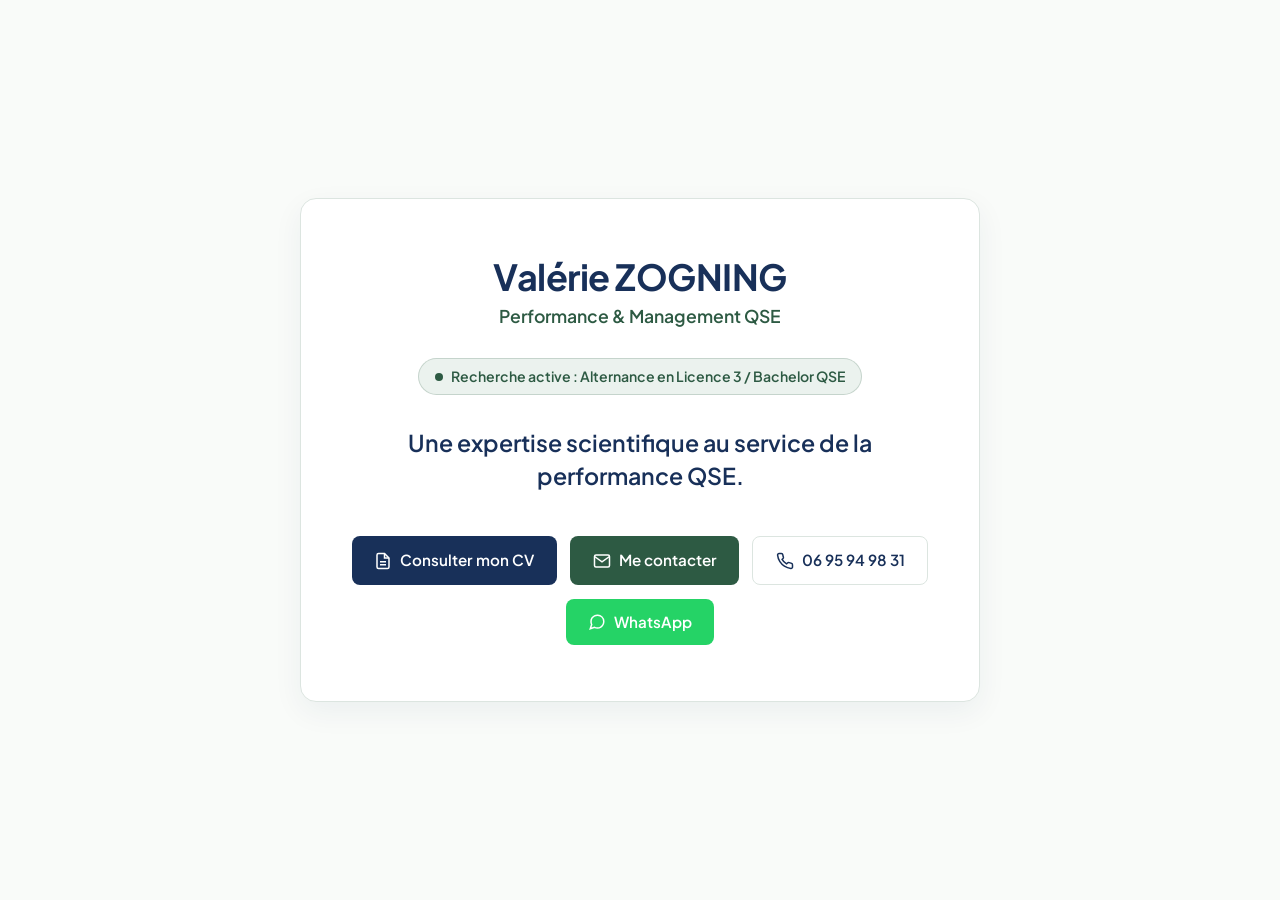
<file: index.html>
<!DOCTYPE html>
<html lang="fr">
<head>
    <meta charset="UTF-8">
    <meta name="viewport" content="width=device-width, initial-scale=1.0">
    <title>Valérie ZOGNING | Performance & Management QSE</title>
    <meta name="description" content="Valérie ZOGNING - Performance & Management QSE. Recherche active : Alternance en Licence 3 / Bachelor QSE.">
    <link rel="stylesheet" href="style.css">
    <link rel="preconnect" href="https://fonts.googleapis.com">
    <link rel="preconnect" href="https://fonts.gstatic.com" crossorigin>
    <link href="https://fonts.googleapis.com/css2?family=Plus+Jakarta+Sans:wght@400;500;600;700&display=swap" rel="stylesheet">
</head>
<body>
    <main class="minimal-wrapper">
        <div class="card">
            <!-- Nom et Spécialité -->
            <div class="identity">
                <h1 class="name">Valérie ZOGNING</h1>
                <p class="role">Performance & Management QSE</p>
            </div>

            <!-- Statut de recherche -->
            <div class="badge">
                <span class="badge-dot"></span>
                Recherche active : Alternance en Licence 3 / Bachelor QSE
            </div>

            <!-- Accroche principale -->
            <h2 class="headline">
                Une expertise scientifique au service de la performance QSE.
            </h2>

            <!-- Boutons d'action -->
            <div class="actions">
                <!-- Bouton pour ouvrir et voir le CV PDF dans un nouvel onglet -->
                <a href="CV_Valerie_ZOGNING_QHSE.pdf" target="_blank" rel="noopener" class="btn btn-cv">
                    <svg width="18" height="18" viewBox="0 0 24 24" fill="none" stroke="currentColor" stroke-width="2"><path d="M14 2H6a2 2 0 0 0-2 2v16a2 2 0 0 0 2 2h12a2 2 0 0 0 2-2V8z"/><polyline points="14 2 14 8 20 8"/><line x1="16" y1="13" x2="8" y2="13"/><line x1="16" y1="17" x2="8" y2="17"/></svg>
                    Consulter mon CV
                </a>

                <a href="mailto:valeriazogning@gmail.com?subject=Contact%20Professionnel%20-%20Val%C3%A9rie%20ZOGNING" class="btn btn-primary">
                    <svg width="18" height="18" viewBox="0 0 24 24" fill="none" stroke="currentColor" stroke-width="2"><path d="M4 4h16c1.1 0 2 .9 2 2v12c0 1.1-.9 2-2 2H4c-1.1 0-2-.9-2-2V6c0-1.1.9-2 2-2z"/><polyline points="22,6 12,13 2,6"/></svg>
                    Me contacter
                </a>

                <a href="tel:+33695949831" class="btn btn-secondary">
                    <svg width="18" height="18" viewBox="0 0 24 24" fill="none" stroke="currentColor" stroke-width="2"><path d="M22 16.92v3a2 2 0 0 1-2.18 2 19.79 19.79 0 0 1-8.63-3.07 19.5 19.5 0 0 1-6-6 19.79 19.79 0 0 1-3.07-8.67A2 2 0 0 1 4.11 2h3a2 2 0 0 1 2 1.72 12.84 12.84 0 0 0 .7 2.81 2 2 0 0 1-.45 2.11L8.09 9.91a16 16 0 0 0 6 6l1.27-1.27a2 2 0 0 1 2.11-.45 12.84 12.84 0 0 0 2.81.7A2 2 0 0 1 22 16.92z"/></svg>
                    06 95 94 98 31
                </a>

                <a href="https://wa.me/33695949831" target="_blank" rel="noopener" class="btn btn-whatsapp">
                    <svg width="18" height="18" viewBox="0 0 24 24" fill="none" stroke="currentColor" stroke-width="2"><path d="M21 11.5a8.38 8.38 0 0 1-.9 3.8 8.5 8.5 0 0 1-7.6 4.7 8.38 8.38 0 0 1-3.8-.9L3 21l1.9-5.7a8.38 8.38 0 0 1-.9-3.8 8.5 8.5 0 0 1 4.7-7.6 8.38 8.38 0 0 1 3.8-.9h.5a8.48 8.48 0 0 1 8 8v.5z"/></svg>
                    WhatsApp
                </a>
            </div>
        </div>
    </main>
</body>
</html>
</file>
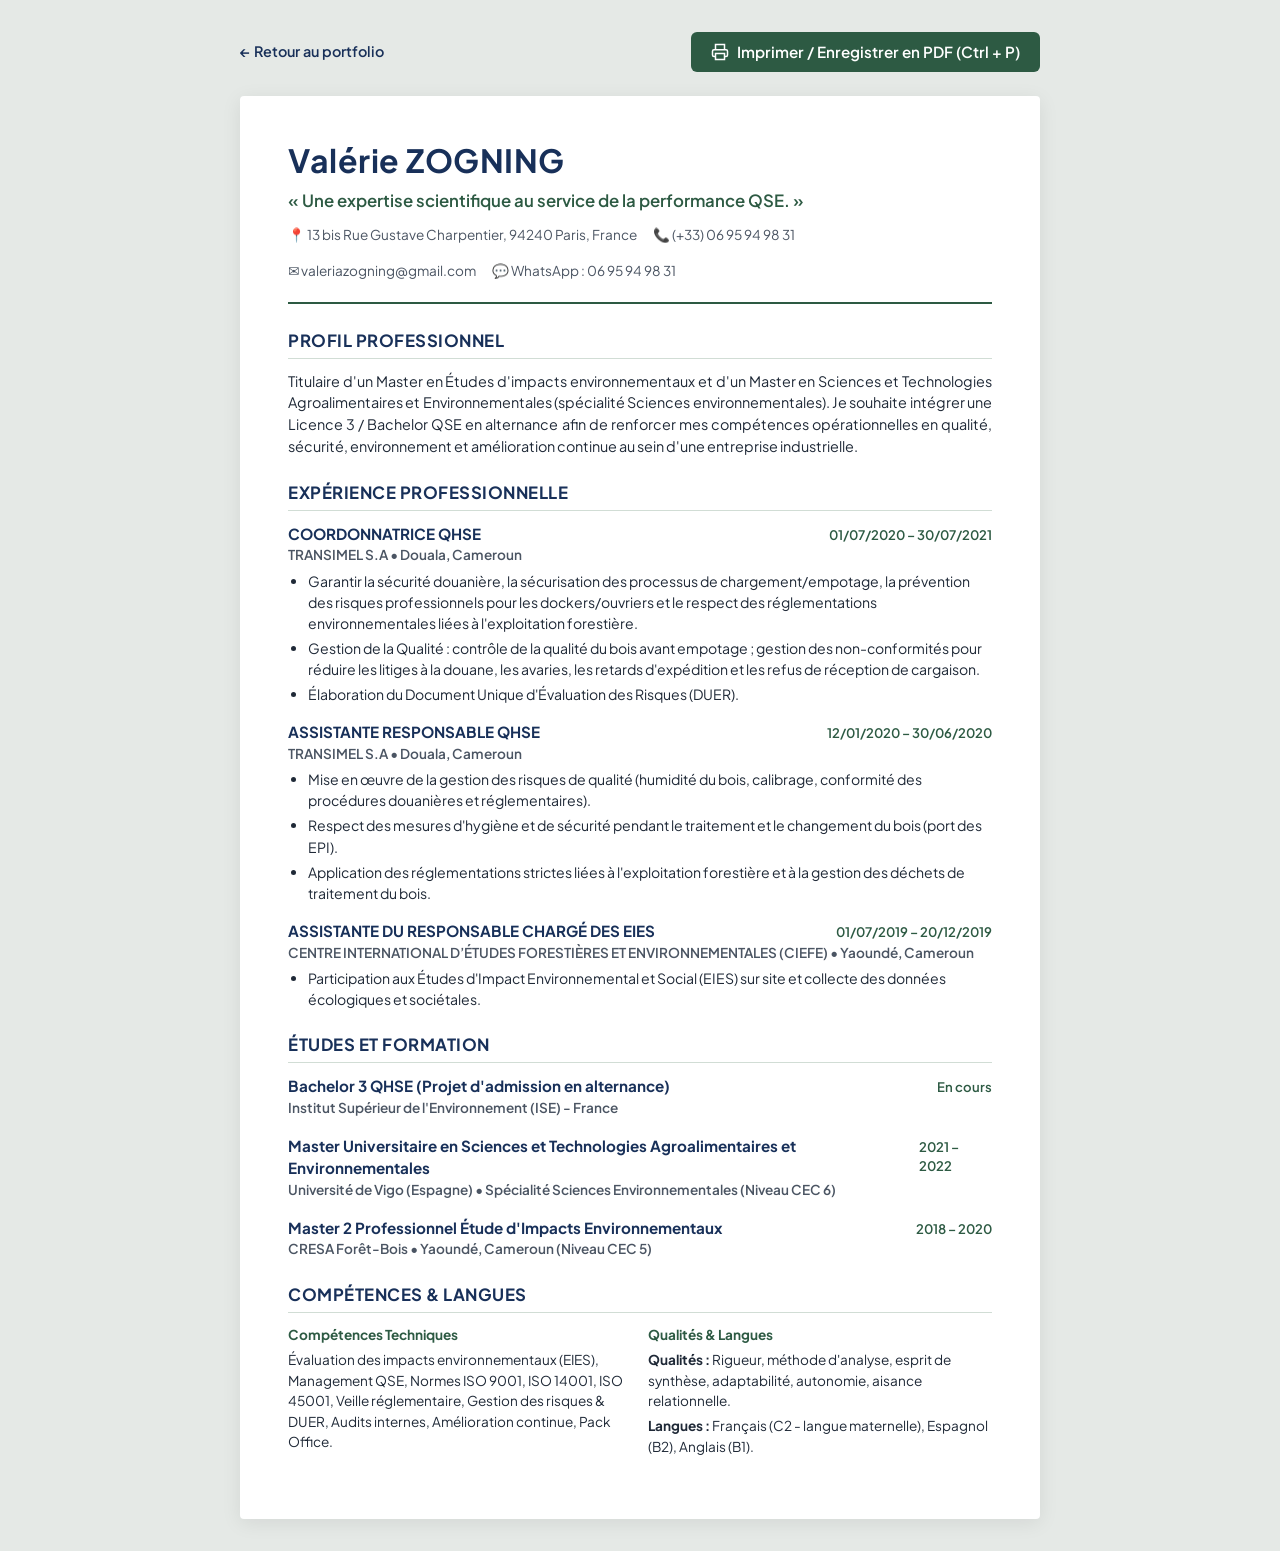
<file: cv.html>
<!DOCTYPE html>
<html lang="fr">
<head>
    <meta charset="UTF-8">
    <meta name="viewport" content="width=device-width, initial-scale=1.0">
    <title>CV Professionnel - Valérie ZOGNING | QSE</title>
    <link rel="preconnect" href="https://fonts.googleapis.com">
    <link rel="preconnect" href="https://fonts.gstatic.com" crossorigin>
    <link href="https://fonts.googleapis.com/css2?family=Plus+Jakarta+Sans:wght@300;400;500;600;700&display=swap" rel="stylesheet">
    <style>
        :root {
            --primary: #2D5A43;
            --secondary: #183059;
            --text-dark: #1F2937;
            --text-muted: #4B5563;
            --bg-light: #F4F7F5;
            --border: #D1DDD5;
        }

        * {
            margin: 0;
            padding: 0;
            box-sizing: border-box;
            font-family: 'Plus Jakarta Sans', system-ui, -apple-system, sans-serif;
        }

        body {
            background-color: #E5E9E6;
            color: var(--text-dark);
            line-height: 1.5;
            padding: 2rem 1rem;
        }

        .action-bar {
            max-width: 800px;
            margin: 0 auto 1.5rem auto;
            display: flex;
            justify-content: space-between;
            align-items: center;
        }

        .btn-print {
            background-color: var(--primary);
            color: #FFFFFF;
            border: none;
            padding: 0.65rem 1.25rem;
            border-radius: 6px;
            font-weight: 600;
            font-size: 0.95rem;
            cursor: pointer;
            display: inline-flex;
            align-items: center;
            gap: 0.5rem;
        }

        .btn-print:hover {
            background-color: #234835;
        }

        .back-link {
            color: var(--secondary);
            text-decoration: none;
            font-weight: 600;
            font-size: 0.9rem;
        }

        .cv-page {
            max-width: 800px;
            margin: 0 auto;
            background: #FFFFFF;
            padding: 2.5rem 3rem;
            box-shadow: 0 4px 20px rgba(0, 0, 0, 0.08);
            border-radius: 4px;
        }

        header.cv-header {
            border-bottom: 2px solid var(--primary);
            padding-bottom: 1.25rem;
            margin-bottom: 1.5rem;
        }

        h1.name {
            font-size: 2rem;
            font-weight: 700;
            color: var(--secondary);
            letter-spacing: 0.5px;
        }

        p.headline {
            font-size: 1.05rem;
            font-weight: 600;
            color: var(--primary);
            margin: 0.25rem 0 0.75rem 0;
        }

        .contact-info {
            display: flex;
            flex-wrap: wrap;
            gap: 1rem;
            font-size: 0.85rem;
            color: var(--text-muted);
        }

        .contact-info span {
            display: inline-flex;
            align-items: center;
            gap: 0.35rem;
        }

        .cv-section {
            margin-bottom: 1.4rem;
        }

        .cv-section-title {
            font-size: 1.05rem;
            font-weight: 700;
            color: var(--secondary);
            text-transform: uppercase;
            letter-spacing: 0.5px;
            border-bottom: 1px solid var(--border);
            padding-bottom: 0.3rem;
            margin-bottom: 0.75rem;
        }

        .profile-text {
            font-size: 0.9rem;
            color: var(--text-dark);
            text-align: justify;
        }

        .experience-item, .education-item {
            margin-bottom: 1rem;
        }

        .item-header {
            display: flex;
            justify-content: space-between;
            align-items: baseline;
        }

        .item-title {
            font-size: 0.95rem;
            font-weight: 700;
            color: var(--secondary);
        }

        .item-period {
            font-size: 0.82rem;
            font-weight: 600;
            color: var(--primary);
        }

        .item-company {
            font-size: 0.85rem;
            font-weight: 600;
            color: var(--text-muted);
            margin-bottom: 0.3rem;
        }

        .item-list {
            list-style: disc;
            padding-left: 1.25rem;
            display: flex;
            flex-direction: column;
            gap: 0.25rem;
        }

        .item-list li {
            font-size: 0.88rem;
            color: var(--text-dark);
        }

        .skills-grid {
            display: grid;
            grid-template-columns: 1fr 1fr;
            gap: 1rem;
        }

        .skill-group h4 {
            font-size: 0.85rem;
            font-weight: 700;
            color: var(--primary);
            margin-bottom: 0.3rem;
        }

        .skill-group p {
            font-size: 0.85rem;
            color: var(--text-dark);
        }

        @media print {
            body {
                background: #FFFFFF;
                padding: 0;
            }
            .action-bar {
                display: none !important;
            }
            .cv-page {
                box-shadow: none;
                padding: 1.5cm;
                max-width: 100%;
            }
        }
    </style>
</head>
<body>
    <div class="action-bar">
        <a href="index.html" class="back-link">&larr; Retour au portfolio</a>
        <button onclick="window.print()" class="btn-print">
            <svg width="18" height="18" viewBox="0 0 24 24" fill="none" stroke="currentColor" stroke-width="2"><polyline points="6 9 6 2 18 2 18 9"/><path d="M6 18H4a2 2 0 0 1-2-2v-5a2 2 0 0 1 2-2h16a2 2 0 0 1 2 2v5a2 2 0 0 1-2 2h-2"/><rect x="6" y="14" width="12" height="8"/></svg>
            Imprimer / Enregistrer en PDF (Ctrl + P)
        </button>
    </div>

    <div class="cv-page">
        <header class="cv-header">
            <h1 class="name">Valérie ZOGNING</h1>
            <p class="headline">« Une expertise scientifique au service de la performance QSE. »</p>
            <div class="contact-info">
                <span>📍 13 bis Rue Gustave Charpentier, 94240 Paris, France</span>
                <span>📞 (+33) 06 95 94 98 31</span>
                <span>✉️ valeriazogning@gmail.com</span>
                <span>💬 WhatsApp : 06 95 94 98 31</span>
            </div>
        </header>

        <section class="cv-section">
            <h2 class="cv-section-title">Profil Professionnel</h2>
            <p class="profile-text">
                Titulaire d'un Master en Études d'impacts environnementaux et d'un Master en Sciences et Technologies Agroalimentaires et Environnementales (spécialité Sciences environnementales). Je souhaite intégrer une Licence 3 / Bachelor QSE en alternance afin de renforcer mes compétences opérationnelles en qualité, sécurité, environnement et amélioration continue au sein d'une entreprise industrielle.
            </p>
        </section>

        <section class="cv-section">
            <h2 class="cv-section-title">Expérience Professionnelle</h2>
            
            <div class="experience-item">
                <div class="item-header">
                    <span class="item-title">COORDONNATRICE QHSE</span>
                    <span class="item-period">01/07/2020 – 30/07/2021</span>
                </div>
                <div class="item-company">TRANSIMEL S.A • Douala, Cameroun</div>
                <ul class="item-list">
                    <li>Garantir la sécurité douanière, la sécurisation des processus de chargement/empotage, la prévention des risques professionnels pour les dockers/ouvriers et le respect des réglementations environnementales liées à l'exploitation forestière.</li>
                    <li>Gestion de la Qualité : contrôle de la qualité du bois avant empotage ; gestion des non-conformités pour réduire les litiges à la douane, les avaries, les retards d'expédition et les refus de réception de cargaison.</li>
                    <li>Élaboration du Document Unique d'Évaluation des Risques (DUER).</li>
                </ul>
            </div>

            <div class="experience-item">
                <div class="item-header">
                    <span class="item-title">ASSISTANTE RESPONSABLE QHSE</span>
                    <span class="item-period">12/01/2020 – 30/06/2020</span>
                </div>
                <div class="item-company">TRANSIMEL S.A • Douala, Cameroun</div>
                <ul class="item-list">
                    <li>Mise en œuvre de la gestion des risques de qualité (humidité du bois, calibrage, conformité des procédures douanières et réglementaires).</li>
                    <li>Respect des mesures d'hygiène et de sécurité pendant le traitement et le changement du bois (port des EPI).</li>
                    <li>Application des réglementations strictes liées à l'exploitation forestière et à la gestion des déchets de traitement du bois.</li>
                </ul>
            </div>

            <div class="experience-item">
                <div class="item-header">
                    <span class="item-title">ASSISTANTE DU RESPONSABLE CHARGÉ DES EIES</span>
                    <span class="item-period">01/07/2019 – 20/12/2019</span>
                </div>
                <div class="item-company">CENTRE INTERNATIONAL D’ÉTUDES FORESTIÈRES ET ENVIRONNEMENTALES (CIEFE) • Yaoundé, Cameroun</div>
                <ul class="item-list">
                    <li>Participation aux Études d'Impact Environnemental et Social (EIES) sur site et collecte des données écologiques et sociétales.</li>
                </ul>
            </div>
        </section>

        <section class="cv-section">
            <h2 class="cv-section-title">Études et Formation</h2>
            
            <div class="education-item">
                <div class="item-header">
                    <span class="item-title">Bachelor 3 QHSE (Projet d'admission en alternance)</span>
                    <span class="item-period">En cours</span>
                </div>
                <div class="item-company">Institut Supérieur de l'Environnement (ISE) - France</div>
            </div>

            <div class="education-item">
                <div class="item-header">
                    <span class="item-title">Master Universitaire en Sciences et Technologies Agroalimentaires et Environnementales</span>
                    <span class="item-period">2021 – 2022</span>
                </div>
                <div class="item-company">Université de Vigo (Espagne) • Spécialité Sciences Environnementales (Niveau CEC 6)</div>
            </div>

            <div class="education-item">
                <div class="item-header">
                    <span class="item-title">Master 2 Professionnel Étude d'Impacts Environnementaux</span>
                    <span class="item-period">2018 – 2020</span>
                </div>
                <div class="item-company">CRESA Forêt-Bois • Yaoundé, Cameroun (Niveau CEC 5)</div>
            </div>
        </section>

        <section class="cv-section">
            <h2 class="cv-section-title">Compétences & Langues</h2>
            <div class="skills-grid">
                <div class="skill-group">
                    <h4>Compétences Techniques</h4>
                    <p>Évaluation des impacts environnementaux (EIES), Management QSE, Normes ISO 9001, ISO 14001, ISO 45001, Veille réglementaire, Gestion des risques & DUER, Audits internes, Amélioration continue, Pack Office.</p>
                </div>
                <div class="skill-group">
                    <h4>Qualités & Langues</h4>
                    <p><strong>Qualités :</strong> Rigueur, méthode d'analyse, esprit de synthèse, adaptabilité, autonomie, aisance relationnelle.</p>
                    <p style="margin-top: 0.3rem;"><strong>Langues :</strong> Français (C2 - langue maternelle), Espagnol (B2), Anglais (B1).</p>
                </div>
            </div>
        </section>
    </div>
</body>
</html>
</file>
<file: style.css>
/* ==========================================================================
   PORTFOLIO ULTRA-MINIMALISTE - VALÉRIE ZOGNING
   Palette : Vert sauge & forêt, Bleu profond, Blanc cassé
   ========================================================================== */

:root {
    --primary: #2D5A43;        /* Vert forêt / sauge */
    --primary-light: #EBF2EE;  /* Vert sauge clair */
    --primary-hover: #224734;

    --secondary: #183059;      /* Bleu profond */
    --secondary-hover: #0F203D;

    --bg-body: #F9FBF9;        /* Blanc cassé */
    --surface: #FFFFFF;        /* Carte blanche */
    --border: #DCE5E0;         /* Bordure douce */

    --text-main: #1A2320;
    --text-muted: #566860;

    --font: 'Plus Jakarta Sans', system-ui, -apple-system, sans-serif;
    --radius: 16px;
    --shadow: 0 10px 30px rgba(24, 48, 89, 0.06);
    --transition: all 0.2s ease-in-out;
}

* {
    margin: 0;
    padding: 0;
    box-sizing: border-box;
}

body {
    font-family: var(--font);
    background-color: var(--bg-body);
    color: var(--text-main);
    min-height: 100vh;
    display: flex;
    align-items: center;
    justify-content: center;
    padding: 1.5rem;
    line-height: 1.5;
}

.minimal-wrapper {
    width: 100%;
    max-width: 680px;
    margin: 0 auto;
}

.card {
    background-color: var(--surface);
    border: 1px solid var(--border);
    border-radius: var(--radius);
    padding: 3.5rem 3rem;
    box-shadow: var(--shadow);
    text-align: center;
}

/* Identité */
.identity {
    margin-bottom: 1.75rem;
}

.name {
    font-size: 2.25rem;
    font-weight: 700;
    color: var(--secondary);
    letter-spacing: -0.5px;
    line-height: 1.2;
}

.role {
    font-size: 1.1rem;
    font-weight: 600;
    color: var(--primary);
    margin-top: 0.35rem;
}

/* Badge de statut */
.badge {
    display: inline-flex;
    align-items: center;
    gap: 0.5rem;
    background-color: var(--primary-light);
    color: var(--primary);
    border: 1px solid rgba(45, 90, 67, 0.2);
    padding: 0.45rem 1rem;
    border-radius: 999px;
    font-size: 0.88rem;
    font-weight: 600;
    margin-bottom: 2rem;
}

.badge-dot {
    width: 8px;
    height: 8px;
    border-radius: 50%;
    background-color: var(--primary);
    animation: pulse 2s infinite ease-in-out;
}

@keyframes pulse {
    0%, 100% { opacity: 1; transform: scale(1); }
    50% { opacity: 0.4; transform: scale(0.8); }
}

/* Accroche */
.headline {
    font-size: 1.45rem;
    font-weight: 600;
    color: var(--secondary);
    line-height: 1.4;
    max-width: 520px;
    margin: 0 auto 2.75rem auto;
}

/* Boutons d'action */
.actions {
    display: flex;
    flex-wrap: wrap;
    justify-content: center;
    gap: 0.85rem;
}

.btn {
    display: inline-flex;
    align-items: center;
    justify-content: center;
    gap: 0.5rem;
    font-family: var(--font);
    font-size: 0.95rem;
    font-weight: 600;
    padding: 0.75rem 1.4rem;
    border-radius: 8px;
    text-decoration: none;
    border: none;
    cursor: pointer;
    transition: var(--transition);
}

/* Bouton Spécifique Consulter le CV */
.btn-cv {
    background-color: var(--secondary);
    color: #FFFFFF;
}

.btn-cv:hover {
    background-color: var(--secondary-hover);
    transform: translateY(-2px);
    box-shadow: 0 4px 12px rgba(24, 48, 89, 0.2);
}

.btn-primary {
    background-color: var(--primary);
    color: #FFFFFF;
}

.btn-primary:hover {
    background-color: var(--primary-hover);
    transform: translateY(-2px);
}

.btn-secondary {
    background-color: #FFFFFF;
    color: var(--secondary);
    border: 1px solid var(--border);
}

.btn-secondary:hover {
    background-color: #F2F5F3;
    border-color: var(--secondary);
    transform: translateY(-2px);
}

.btn-whatsapp {
    background-color: #25D366;
    color: #FFFFFF;
}

.btn-whatsapp:hover {
    background-color: #1EBE5D;
    transform: translateY(-2px);
}

/* Responsive */
@media (max-width: 600px) {
    .card {
        padding: 2.5rem 1.5rem;
    }
    .name {
        font-size: 1.85rem;
    }
    .role {
        font-size: 1rem;
    }
    .headline {
        font-size: 1.2rem;
        margin-bottom: 2rem;
    }
    .actions {
        flex-direction: column;
    }
    .btn {
        width: 100%;
    }
}
</file>
